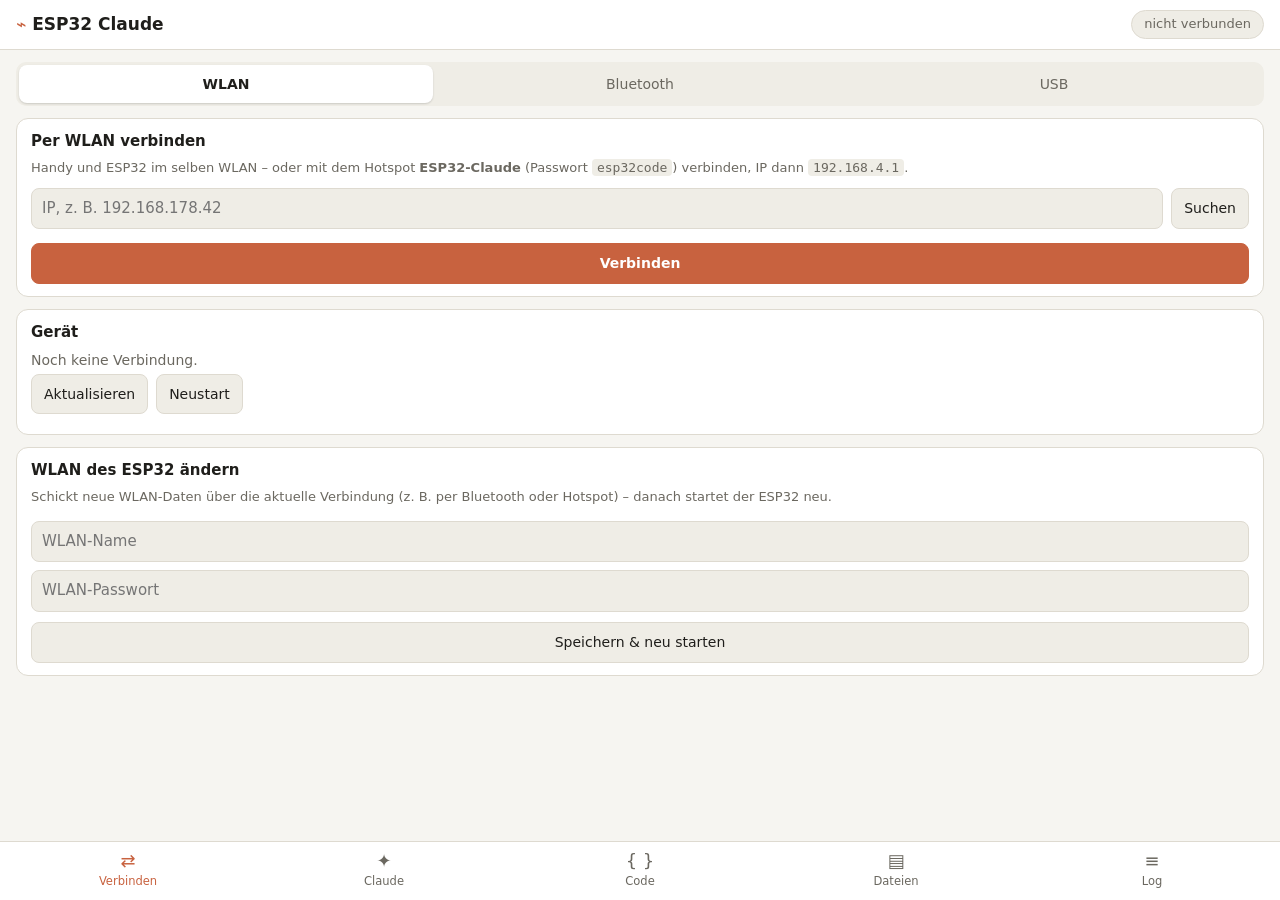
<file: android/app/src/main/assets/www/index.html>
<!doctype html>
<html lang="de">
<head>
<meta charset="utf-8">
<meta name="viewport" content="width=device-width, initial-scale=1, viewport-fit=cover">
<title>ESP32 Claude</title>
<link rel="stylesheet" href="style.css">
</head>
<body>
<header>
  <div class="brand"><span class="logo">⌁</span> ESP32 Claude</div>
  <button id="status" class="pill off" onclick="showTab('connect')">nicht verbunden</button>
</header>

<main>
<!-- ============ VERBINDEN ============ -->
<section id="tab-connect" class="tab active">
  <div class="seg" id="transportSeg">
    <button data-t="wifi" class="on">WLAN</button>
    <button data-t="ble">Bluetooth</button>
    <button data-t="usb">USB</button>
  </div>

  <div class="card" data-pane="wifi">
    <h3>Per WLAN verbinden</h3>
    <p class="hint">Handy und ESP32 im selben WLAN – oder mit dem Hotspot <b>ESP32-Claude</b> (Passwort <code>esp32code</code>) verbinden, IP dann <code>192.168.4.1</code>.</p>
    <div class="row">
      <input id="wifiHost" placeholder="IP, z. B. 192.168.178.42" inputmode="decimal" autocomplete="off">
      <button onclick="discover()">Suchen</button>
    </div>
    <div id="wifiList" class="list"></div>
    <button class="primary wide" onclick="connectWifi()">Verbinden</button>
  </div>

  <div class="card hidden" data-pane="ble">
    <h3>Per Bluetooth verbinden</h3>
    <p class="hint">Der ESP32 erscheint als <b>ESP32-Claude</b> (oder dem Namen, den du vergeben hast).</p>
    <div class="row">
      <button class="primary" onclick="Native.bleScan()">Scannen</button>
      <button onclick="Native.bleDisconnect()">Trennen</button>
    </div>
    <div id="bleList" class="list"></div>
  </div>

  <div class="card hidden" data-pane="usb">
    <h3>Per USB-Kabel (OTG) verbinden</h3>
    <p class="hint">ESP32 direkt per USB-C/OTG-Kabel ans Handy stecken. Funktioniert auch, wenn noch kein Agent drauf ist.</p>
    <div class="row">
      <button class="primary" onclick="Native.usbConnect()">USB verbinden</button>
      <button onclick="Native.usbDisconnect()">Trennen</button>
    </div>
    <details>
      <summary>Agent auf ESP32 installieren</summary>
      <p class="hint">Voraussetzung: MicroPython ist bereits geflasht (siehe Anleitung im Projekt). Danach ist der ESP32 per WLAN und Bluetooth erreichbar.</p>
      <input id="instSsid" placeholder="WLAN-Name (optional)" autocomplete="off">
      <input id="instPw" type="password" placeholder="WLAN-Passwort" autocomplete="off">
      <input id="instName" placeholder="Gerätename (Standard ESP32-Claude)" autocomplete="off">
      <button class="primary wide" onclick="usbInstall()">Agent installieren</button>
      <div id="instProgress" class="hint"></div>
    </details>
  </div>

  <div class="card">
    <h3>Gerät</h3>
    <div id="devInfo" class="kv muted">Noch keine Verbindung.</div>
    <div class="row">
      <button onclick="refreshInfo()">Aktualisieren</button>
      <button onclick="cmdNote({cmd:'reset'})">Neustart</button>
    </div>
  </div>

  <div class="card">
    <h3>WLAN des ESP32 ändern</h3>
    <p class="hint">Schickt neue WLAN-Daten über die aktuelle Verbindung (z. B. per Bluetooth oder Hotspot) – danach startet der ESP32 neu.</p>
    <input id="newSsid" placeholder="WLAN-Name" autocomplete="off">
    <input id="newPw" type="password" placeholder="WLAN-Passwort" autocomplete="off">
    <button class="wide" onclick="setWifi()">Speichern &amp; neu starten</button>
  </div>
</section>

<!-- ============ CLAUDE ============ -->
<section id="tab-claude" class="tab">
  <details id="claudeSettings" class="card">
    <summary>Einstellungen (API-Key, Modell, Board)</summary>
    <label>Anthropic API-Key</label>
    <input id="apiKey" type="password" placeholder="sk-ant-..." autocomplete="off">
    <p class="hint">Bekommst du unter console.anthropic.com → API Keys. Wird nur auf diesem Handy gespeichert.</p>
    <label>Modell</label>
    <select id="model">
      <option value="claude-opus-5-5">Claude Opus 5.5 (beste Qualität)</option>
      <option value="claude-sonnet-5-5">Claude Sonnet 5.5 (schnell, günstiger)</option>
      <option value="claude-haiku-5-5">Claude Haiku 5.5 (sehr schnell, am günstigsten)</option>
    </select>
    <label>Gründlichkeit</label>
    <select id="effort">
      <option value="low">niedrig – schnell</option>
      <option value="medium" selected>mittel</option>
      <option value="high">hoch – gründlich</option>
    </select>
    <label>Board / Verkabelung (hilft Claude)</label>
    <textarea id="boardNote" rows="2" placeholder="z. B. ESP32 DevKit V1, LED an GPIO 2, DHT22 an GPIO 4"></textarea>
  </details>

  <div id="chat" class="chat">
    <div class="msg sys">Sag mir, was dein ESP32 tun soll – z. B. <i>„Lass die LED im Sekundentakt blinken“</i> oder <i>„Lies alle 5 s die Temperatur und gib sie aus“</i>. Ich schreibe den Code, teste ihn direkt auf dem Gerät und installiere ihn.</div>
  </div>
  <div class="composer">
    <textarea id="prompt" rows="2" placeholder="Was soll der ESP32 machen?"></textarea>
    <div class="col">
      <button id="sendBtn" class="primary" onclick="sendPrompt()">Senden</button>
      <button id="stopBtn" class="hidden" onclick="Native.claudeCancel()">Stopp</button>
      <button onclick="newChat()" title="Neues Gespräch">Neu</button>
    </div>
  </div>
</section>

<!-- ============ CODE ============ -->
<section id="tab-code" class="tab">
  <div class="row">
    <input id="codePath" value="app.py" autocomplete="off" spellcheck="false">
    <select id="examples" onchange="loadExample(this.value); this.value=''">
      <option value="">Beispiele …</option>
    </select>
  </div>
  <textarea id="editor" class="code" spellcheck="false" autocapitalize="off" autocomplete="off"></textarea>
  <div class="btns">
    <button class="primary" onclick="runEditor()">▶ Ausführen</button>
    <button onclick="deployEditor()">⬆ Als App installieren</button>
    <button onclick="saveEditor()">💾 Datei speichern</button>
    <button onclick="cmdNote({cmd:'stop'})">⏹ App stoppen</button>
    <button onclick="askClaudeAboutCode()">✦ Claude fragen</button>
  </div>
  <pre id="runOut" class="out">Ausgabe erscheint hier.</pre>
</section>

<!-- ============ DATEIEN ============ -->
<section id="tab-files" class="tab">
  <div class="row"><button class="primary" onclick="listFiles()">Aktualisieren</button></div>
  <div id="fileList" class="list"></div>
</section>

<!-- ============ LOG ============ -->
<section id="tab-log" class="tab">
  <div class="row">
    <label class="switch"><input type="checkbox" id="live" checked> Live</label>
    <button onclick="document.getElementById('logOut').textContent=''">Leeren</button>
  </div>
  <pre id="logOut" class="out log"></pre>
</section>
</main>

<nav>
  <button data-tab="connect" class="on"><span>⇄</span>Verbinden</button>
  <button data-tab="claude"><span>✦</span>Claude</button>
  <button data-tab="code"><span>{ }</span>Code</button>
  <button data-tab="files"><span>▤</span>Dateien</button>
  <button data-tab="log"><span>≡</span>Log</button>
</nav>
<div id="toast"></div>
<script src="app.js"></script>
</body>
</html>
</file>
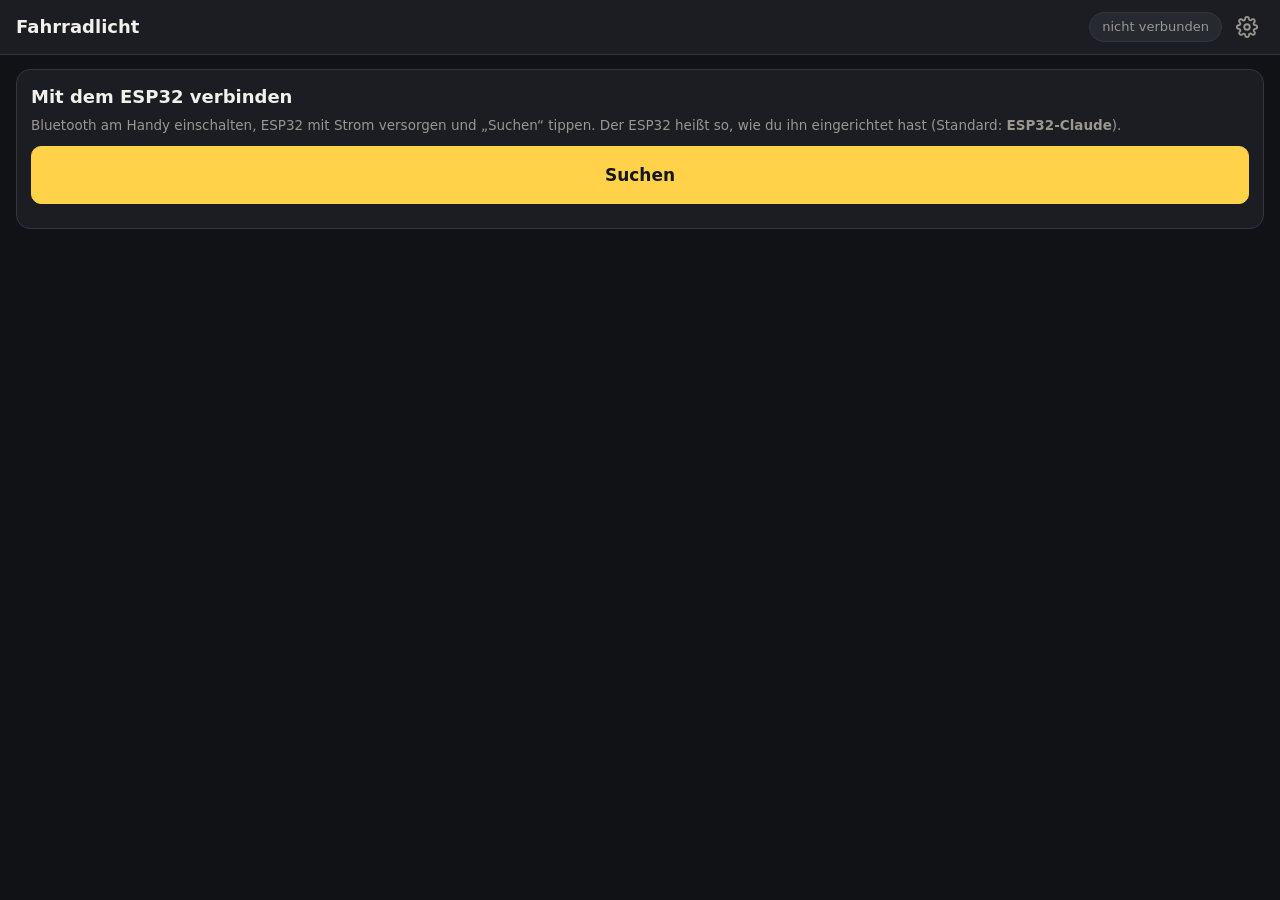
<file: fahrradlicht/app/src/main/assets/www/index.html>
<!doctype html>
<html lang="de">
<head>
<meta charset="utf-8">
<meta name="viewport" content="width=device-width, initial-scale=1, maximum-scale=1, user-scalable=no">
<title>Fahrradlicht</title>
<link rel="stylesheet" href="style.css">
</head>
<body>
<header>
  <div class="brand">Fahrradlicht</div>
  <div class="head-right">
    <button id="status" class="pill off" type="button">nicht verbunden</button>
    <button id="btnSettings" class="icon" type="button" aria-label="Einstellungen">
      <svg viewBox="0 0 24 24" width="22" height="22" fill="none" stroke="currentColor" stroke-width="2" stroke-linecap="round" stroke-linejoin="round"><circle cx="12" cy="12" r="3"/><path d="M19.4 15a1.7 1.7 0 0 0 .3 1.8l.1.1a2 2 0 1 1-2.8 2.8l-.1-.1a1.7 1.7 0 0 0-1.8-.3 1.7 1.7 0 0 0-1 1.5V21a2 2 0 1 1-4 0v-.1a1.7 1.7 0 0 0-1.1-1.5 1.7 1.7 0 0 0-1.8.3l-.1.1a2 2 0 1 1-2.8-2.8l.1-.1a1.7 1.7 0 0 0 .3-1.8 1.7 1.7 0 0 0-1.5-1H3a2 2 0 1 1 0-4h.1a1.7 1.7 0 0 0 1.5-1.1 1.7 1.7 0 0 0-.3-1.8l-.1-.1a2 2 0 1 1 2.8-2.8l.1.1a1.7 1.7 0 0 0 1.8.3H9a1.7 1.7 0 0 0 1-1.5V3a2 2 0 1 1 4 0v.1a1.7 1.7 0 0 0 1 1.5 1.7 1.7 0 0 0 1.8-.3l.1-.1a2 2 0 1 1 2.8 2.8l-.1.1a1.7 1.7 0 0 0-.3 1.8V9a1.7 1.7 0 0 0 1.5 1H21a2 2 0 1 1 0 4h-.1a1.7 1.7 0 0 0-1.5 1z"/></svg>
    </button>
  </div>
</header>

<main>
  <!-- Verbinden -->
  <section id="viewConnect" class="view">
    <div class="card">
      <h2>Mit dem ESP32 verbinden</h2>
      <p class="hint">Bluetooth am Handy einschalten, ESP32 mit Strom versorgen und „Suchen“ tippen.
        Der ESP32 heißt so, wie du ihn eingerichtet hast (Standard: <b>ESP32-Claude</b>).</p>
      <button id="btnScan" class="primary big" type="button">Suchen</button>
      <div id="scanState" class="hint"></div>
      <ul id="devList" class="devlist"></ul>
    </div>
  </section>

  <!-- Licht-Programm fehlt -->
  <section id="viewInstall" class="view hidden">
    <div class="card">
      <h2>Licht-Programm installieren</h2>
      <p class="hint">Auf dem ESP32 ist das Licht-Programm noch nicht drauf. Die App spielt es per Bluetooth auf
        (als <code>app.py</code>, startet automatisch beim Einschalten). Der ESP32 startet danach kurz neu.</p>
      <button id="btnInstall" class="primary big" type="button">Jetzt installieren</button>
      <div id="installState" class="hint"></div>
    </div>
  </section>

  <!-- Lichtsteuerung -->
  <section id="viewLights" class="view hidden">
    <div id="lightGrid" class="grid"></div>


    <div id="allRow" class="allrow">
      <button id="btnAllOn" class="big" type="button">Alles an</button>
      <button id="btnAllOff" class="big" type="button">Alles aus</button>
    </div>
    <div id="lightErr" class="hint err"></div>
  </section>
</main>

<!-- Einstellungen -->
<div id="sheet" class="sheet hidden" role="dialog" aria-label="Einstellungen">
  <div class="sheet-head">
    <h2>Einstellungen</h2>
    <button id="btnClose" class="icon" type="button" aria-label="Schließen">
      <svg viewBox="0 0 24 24" width="22" height="22" fill="none" stroke="currentColor" stroke-width="2.2" stroke-linecap="round"><path d="M6 6l12 12M18 6 6 18"/></svg>
    </button>
  </div>
  <div class="sheet-body">
    <div class="card">
      <h3>Gerät</h3>
      <p id="devName" class="hint">–</p>
      <div class="row">
        <button id="btnOther" type="button">Anderes Gerät</button>
        <button id="btnDisconnect" type="button">Trennen</button>
      </div>
    </div>

    <div class="card">
      <h3>Lichter &amp; GPIO-Pins</h3>
      <p class="hint">Das Licht hängt über einen MOSFET/Transistor oder ein Relais an einem GPIO des ESP32.</p>
      <div id="cfgLights"></div>
      <button id="btnAddLight" type="button">+ Licht hinzufügen</button>
      <label class="switch"><input type="checkbox" id="cfgInvert"> Ausgänge invertieren (Relais schaltet bei LOW)</label>
      <label for="cfgBlink">Blinktempo</label>
      <select id="cfgBlink">
        <option value="500">langsam</option>
        <option value="400">normal</option>
        <option value="250">schnell</option>
      </select>
      <button id="btnSaveCfg" class="primary" type="button">Auf ESP32 speichern</button>
    </div>

    <div class="card">
      <h3>App</h3>
      <label class="switch"><input type="checkbox" id="optScreen"> Bildschirm anlassen</label>
      <label class="switch"><input type="checkbox" id="optVibrate"> Vibrieren beim Tippen</label>
    </div>

    <div class="card">
      <h3>Licht-Programm</h3>
      <p class="hint">Spielt die aktuelle Version von <code>licht.py</code> auf den ESP32 (z. B. nach einem App-Update).</p>
      <button id="btnReinstall" type="button">Neu installieren</button>
    </div>
  </div>
</div>

<div id="toast" class="toast" role="status"></div>
<script src="app.js"></script>
</body>
</html>
</file>
<file: android/app/src/main/assets/www/style.css>
:root {
  --bg: #f6f5f1; --surface: #ffffff; --surface2: #efede6; --text: #1f1e1b; --muted: #6b6860;
  --border: #dedad0; --accent: #c8623f; --accent-text: #ffffff; --ok: #2f8a4c; --err: #c0392b;
  --code-bg: #1f2430; --code-text: #e6e1d6;
}
@media (prefers-color-scheme: dark) {
  :root:not([data-theme="light"]) {
    --bg: #15161a; --surface: #1e2026; --surface2: #282b33; --text: #ecebe6; --muted: #9a978f;
    --border: #33363f; --accent: #e07a55; --accent-text: #15161a; --ok: #5cc27c; --err: #ff6b5b;
    --code-bg: #0f1116; --code-text: #e6e1d6;
  }
}
:root[data-theme="dark"] {
  --bg: #15161a; --surface: #1e2026; --surface2: #282b33; --text: #ecebe6; --muted: #9a978f;
  --border: #33363f; --accent: #e07a55; --accent-text: #15161a; --ok: #5cc27c; --err: #ff6b5b;
}
* { box-sizing: border-box; }
html, body { margin: 0; height: 100%; }
body {
  background: var(--bg); color: var(--text);
  font: 15px/1.45 system-ui, -apple-system, "Segoe UI", Roboto, sans-serif;
  display: flex; flex-direction: column; overflow: hidden;
}
header {
  display: flex; align-items: center; justify-content: space-between;
  padding: 10px 16px; background: var(--surface); border-bottom: 1px solid var(--border);
}
.brand { font-weight: 650; font-size: 17px; }
.logo { color: var(--accent); }
.pill { border-radius: 999px; padding: 4px 12px; font-size: 13px; border: 1px solid var(--border); background: var(--surface2); color: var(--muted); }
.pill.on { color: var(--ok); border-color: var(--ok); }
main { flex: 1; overflow: hidden; position: relative; }
.tab { display: none; height: 100%; overflow-y: auto; padding: 12px 16px 20px; }
.tab.active { display: block; }
#tab-claude.active { display: flex; flex-direction: column; padding-bottom: 8px; }
nav { display: flex; background: var(--surface); border-top: 1px solid var(--border); padding-bottom: env(safe-area-inset-bottom); }
nav button {
  flex: 1; border: 0; background: none; color: var(--muted); padding: 8px 0 10px;
  font-size: 11.5px; display: flex; flex-direction: column; align-items: center; gap: 2px; border-radius: 0;
}
nav button span { font-size: 18px; line-height: 1.2; }
nav button.on { color: var(--accent); }
.card { background: var(--surface); border: 1px solid var(--border); border-radius: 12px; padding: 12px 14px; margin-bottom: 12px; }
.card h3 { margin: 0 0 6px; font-size: 15px; }
.hint { color: var(--muted); font-size: 13px; margin: 4px 0 10px; }
.muted { color: var(--muted); }
.hidden { display: none !important; }
code { background: var(--surface2); padding: 1px 5px; border-radius: 4px; font-size: 13px; }
input, select, textarea {
  width: 100%; font: inherit; color: var(--text); background: var(--surface2);
  border: 1px solid var(--border); border-radius: 8px; padding: 9px 10px; margin: 4px 0;
}
textarea { resize: vertical; }
label { display: block; font-size: 13px; color: var(--muted); margin-top: 8px; }
label.switch { display: flex; align-items: center; gap: 6px; margin: 0; color: var(--text); }
label.switch input { width: auto; }
button {
  font: inherit; font-size: 14px; color: var(--text); background: var(--surface2);
  border: 1px solid var(--border); border-radius: 8px; padding: 9px 12px; white-space: nowrap;
}
button:active { opacity: .7; }
button.primary { background: var(--accent); color: var(--accent-text); border-color: var(--accent); font-weight: 600; }
button.wide { width: 100%; margin-top: 6px; }
.row { display: flex; gap: 8px; align-items: center; margin: 4px 0 8px; }
.row input, .row select { flex: 1; margin: 0; min-width: 0; }
.btns { display: flex; flex-wrap: wrap; gap: 6px; margin: 8px 0; }
.seg { display: flex; background: var(--surface2); border-radius: 10px; padding: 3px; margin-bottom: 12px; }
.seg button { flex: 1; border: 0; background: none; color: var(--muted); }
.seg button.on { background: var(--surface); color: var(--text); font-weight: 600; box-shadow: 0 1px 2px rgba(0,0,0,.15); }
.list > div {
  display: flex; justify-content: space-between; align-items: center; gap: 8px;
  padding: 10px; border: 1px solid var(--border); border-radius: 8px; margin: 6px 0; background: var(--surface);
}
.list .meta { color: var(--muted); font-size: 12px; }
.list .acts { display: flex; gap: 6px; }
.list .acts button { padding: 6px 10px; font-size: 13px; }
.kv { font-size: 14px; }
.kv div { display: flex; justify-content: space-between; gap: 12px; padding: 3px 0; border-bottom: 1px dashed var(--border); }
.kv div span:last-child { text-align: right; word-break: break-all; }
details summary { cursor: pointer; font-weight: 600; padding: 4px 0; }
.out {
  background: var(--code-bg); color: var(--code-text); border-radius: 10px; padding: 10px; min-height: 80px;
  font: 12.5px/1.45 ui-monospace, "JetBrains Mono", Menlo, Consolas, monospace; white-space: pre-wrap; word-break: break-word;
}
.out.log { min-height: 60vh; }
textarea.code {
  font: 13px/1.5 ui-monospace, Menlo, Consolas, monospace; min-height: 42vh; background: var(--code-bg);
  color: var(--code-text); border-color: transparent; white-space: pre; overflow-x: auto; tab-size: 4;
}
.chat { flex: 1; overflow-y: auto; padding: 4px 0; }
.msg { padding: 10px 12px; border-radius: 12px; margin: 8px 0; max-width: 100%; word-wrap: break-word; }
.msg.user { background: var(--accent); color: var(--accent-text); margin-left: 15%; }
.msg.bot { background: var(--surface); border: 1px solid var(--border); }
.msg.sys { color: var(--muted); font-size: 14px; background: var(--surface2); }
.msg.err { color: var(--err); border: 1px solid var(--err); background: var(--surface); }
.msg pre { background: var(--code-bg); color: var(--code-text); padding: 8px; border-radius: 8px; overflow-x: auto; font-size: 12.5px; margin: 6px 0 4px; }
.msg pre + button { font-size: 12px; padding: 4px 10px; margin-bottom: 4px; }
.msg p { margin: 4px 0; }
.tool { font-size: 12.5px; color: var(--muted); margin: 4px 0; border-left: 3px solid var(--border); padding-left: 8px; }
.tool details summary { font-weight: 500; }
.tool pre { background: var(--code-bg); color: var(--code-text); padding: 6px; border-radius: 6px; max-height: 220px; overflow: auto; white-space: pre-wrap; }
.tool.ok { border-left-color: var(--ok); }
.tool.bad { border-left-color: var(--err); }
.typing { color: var(--muted); font-size: 13px; padding: 4px 2px; }
.composer { display: flex; gap: 8px; align-items: flex-end; padding-top: 6px; }
.composer textarea { flex: 1; margin: 0; max-height: 30vh; }
.composer .col { display: flex; flex-direction: column; gap: 4px; }
#toast {
  position: fixed; left: 16px; right: 16px; bottom: 76px; background: var(--text); color: var(--bg);
  padding: 10px 14px; border-radius: 10px; font-size: 14px; opacity: 0; transition: opacity .2s; pointer-events: none;
}
#toast.show { opacity: .95; }
</file>
<file: fahrradlicht/app/src/main/assets/www/style.css>
:root {
  --bg: #111215; --surface: #1b1d22; --surface2: #262930; --text: #f1f0eb; --muted: #9a978f;
  --border: #33363f; --accent: #ffd24a; --accent-text: #15161a; --ok: #5cc27c; --err: #ff6b5b;
  --amber: #ffa21f;
}
* { box-sizing: border-box; -webkit-tap-highlight-color: transparent; }
html, body { margin: 0; height: 100%; }
body {
  background: var(--bg); color: var(--text);
  font: 16px/1.45 system-ui, -apple-system, "Segoe UI", Roboto, sans-serif;
  display: flex; flex-direction: column; overflow: hidden; user-select: none;
}
header {
  display: flex; align-items: center; justify-content: space-between; gap: 8px;
  padding: 10px 16px; background: var(--surface); border-bottom: 1px solid var(--border);
}
.brand { font-weight: 700; font-size: 18px; }
.head-right { display: flex; align-items: center; gap: 8px; }
.pill {
  border-radius: 999px; padding: 5px 12px; font-size: 13px; border: 1px solid var(--border);
  background: var(--surface2); color: var(--muted); max-width: 52vw; overflow: hidden; text-overflow: ellipsis;
}
.pill.on { color: var(--ok); border-color: var(--ok); }
.pill.busy { color: var(--accent); border-color: var(--accent); }
main { flex: 1; overflow-y: auto; padding: 14px 16px calc(16px + env(safe-area-inset-bottom)); }
.hidden { display: none !important; }

h2 { font-size: 18px; margin: 0 0 6px; }
h3 { font-size: 15px; margin: 0 0 6px; }
.card { background: var(--surface); border: 1px solid var(--border); border-radius: 14px; padding: 14px; margin-bottom: 12px; }
.hint { color: var(--muted); font-size: 13.5px; margin: 4px 0 10px; }
.hint.err { color: var(--err); }
code { background: var(--surface2); padding: 1px 5px; border-radius: 4px; font-size: 13px; }

button {
  font: inherit; font-size: 15px; color: var(--text); background: var(--surface2);
  border: 1px solid var(--border); border-radius: 10px; padding: 10px 14px; cursor: pointer;
}
button:active { transform: scale(.97); }
button:disabled { opacity: .5; }
button.primary { background: var(--accent); color: var(--accent-text); border-color: var(--accent); font-weight: 650; }
button.big { width: 100%; padding: 16px; font-size: 17px; font-weight: 600; }
button.icon { background: none; border: 0; padding: 6px; color: var(--muted); display: flex; }
.row { display: flex; gap: 8px; }
.row > * { flex: 1; }

input, select {
  width: 100%; font: inherit; color: var(--text); background: var(--surface2);
  border: 1px solid var(--border); border-radius: 8px; padding: 9px 10px; margin: 4px 0;
}
label { display: block; font-size: 13px; color: var(--muted); margin-top: 10px; }
label.switch { display: flex; align-items: center; gap: 10px; color: var(--text); font-size: 15px; margin: 12px 0; }
label.switch input { width: 20px; height: 20px; margin: 0; accent-color: var(--accent); }

/* Geraeteliste */
.devlist { list-style: none; margin: 0; padding: 0; }
.devlist li {
  display: flex; justify-content: space-between; align-items: center; padding: 14px 12px;
  border: 1px solid var(--border); border-radius: 10px; margin-top: 8px; background: var(--surface2);
}
.devlist li small { color: var(--muted); }

/* Licht-Kacheln */
.grid { display: grid; grid-template-columns: 1fr 1fr; gap: 12px; margin-bottom: 12px; }
.tile {
  --c: var(--accent);
  background: var(--surface); border: 2px solid var(--border); border-radius: 18px;
  padding: 14px 12px 12px; display: flex; flex-direction: column; gap: 10px; min-width: 0;
  transition: border-color .15s, box-shadow .15s, background .15s;
}
.tile.wide { grid-column: span 2; }
.tile .main {
  display: flex; align-items: center; gap: 10px; background: none; border: 0; padding: 0;
  text-align: left; width: 100%;
}
.bulb {
  width: 46px; height: 46px; flex: none; border-radius: 50%; display: grid; place-items: center;
  background: var(--surface2); color: var(--muted); transition: background .15s, color .15s, box-shadow .15s;
}
.bulb svg { width: 26px; height: 26px; }
.tile .name { font-weight: 650; font-size: 16px; line-height: 1.2; overflow: hidden; text-overflow: ellipsis; }
.tile .state { font-size: 13px; color: var(--muted); }
.tile.m-on, .tile.m-blink { border-color: var(--c); background: color-mix(in srgb, var(--c) 10%, var(--surface)); }
.tile.m-on .bulb, .tile.m-blink .bulb { background: var(--c); color: #15161a; box-shadow: 0 0 22px color-mix(in srgb, var(--c) 70%, transparent); }
.tile.m-blink .bulb { animation: flash .8s steps(1) infinite; }
.tile.m-on .state, .tile.m-blink .state { color: var(--c); }
.tile.error { border-color: var(--err); }
.seg { display: flex; background: var(--surface2); border-radius: 10px; padding: 3px; gap: 3px; }
.seg button { flex: 1; border: 0; background: none; padding: 7px 0; font-size: 13.5px; color: var(--muted); border-radius: 8px; }
.seg button.on { background: var(--c); color: #15161a; font-weight: 650; }
.tile input[type=range] { margin: 0; padding: 0; height: 28px; background: none; border: 0; accent-color: var(--c); }

@keyframes flash { 50% { opacity: .35; } }

/* Nur ein Licht: grosse Kachel */
.grid.single { grid-template-columns: 1fr; }
.tile.hero { padding: 22px 18px 18px; gap: 18px; }
.tile.hero .main { flex-direction: column; text-align: center; gap: 14px; padding: 8px 0; }
.tile.hero .bulb { width: 150px; height: 150px; }
.tile.hero .bulb svg { width: 80px; height: 80px; }
.tile.hero .name { font-size: 22px; }
.tile.hero .state { font-size: 16px; }
.tile.hero .seg button { padding: 14px 0; font-size: 16px; }
.tile.hero input[type=range] { height: 40px; }
.allrow { display: grid; grid-template-columns: 1fr 1fr; gap: 10px; }

/* Einstellungen */
.sheet {
  position: fixed; inset: 0; background: var(--bg); display: flex; flex-direction: column; z-index: 10;
}
.sheet-head {
  display: flex; justify-content: space-between; align-items: center; padding: 10px 16px;
  background: var(--surface); border-bottom: 1px solid var(--border);
}
.sheet-head h2 { margin: 0; }
.sheet-body { flex: 1; overflow-y: auto; padding: 14px 16px 30px; user-select: text; }
.cfg-light { display: grid; grid-template-columns: 1fr 74px 40px; gap: 6px; align-items: center; margin-bottom: 6px; }
.cfg-light .kind { grid-column: 1 / -1; font-size: 12px; color: var(--muted); margin-top: 6px; }
.cfg-light button { padding: 8px 0; color: var(--err); }

.toast {
  position: fixed; left: 50%; bottom: 28px; transform: translate(-50%, 20px); opacity: 0;
  background: var(--text); color: var(--bg); padding: 10px 16px; border-radius: 10px; font-size: 14px;
  transition: opacity .2s, transform .2s; pointer-events: none; max-width: calc(100vw - 32px); z-index: 20;
}
.toast.show { opacity: 1; transform: translate(-50%, 0); }
</file>
